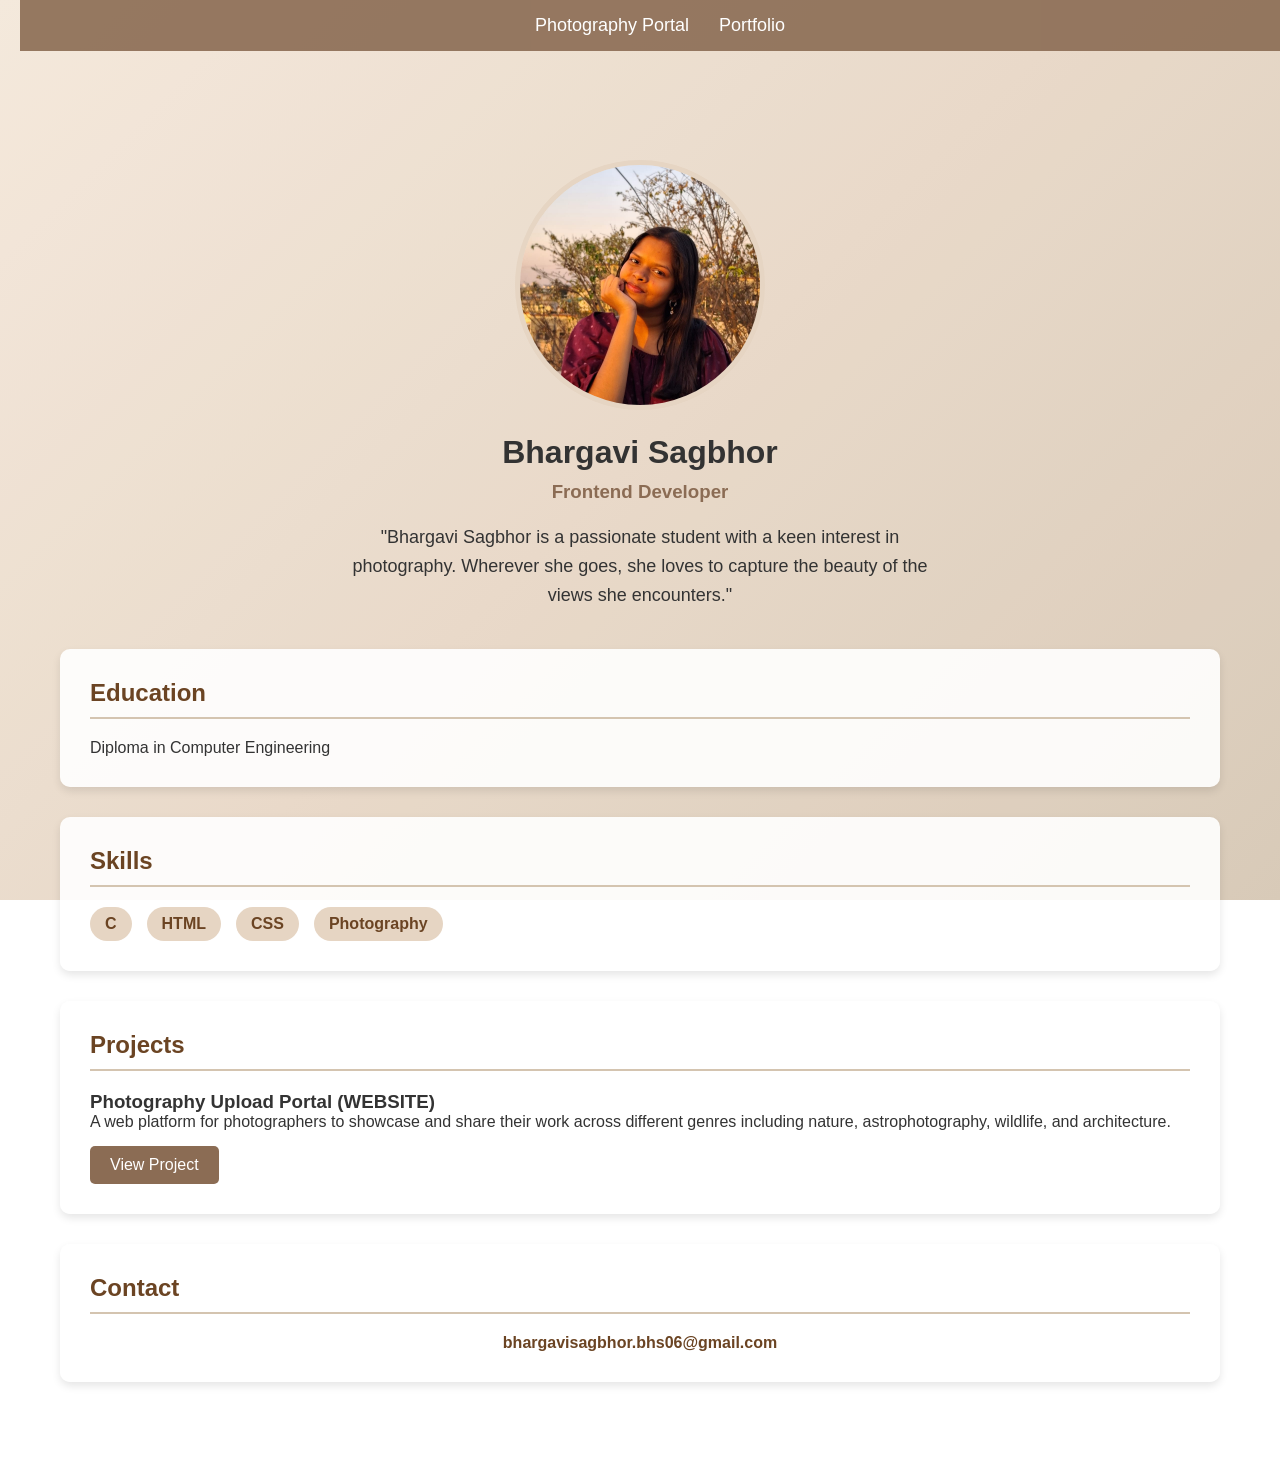
<file: portfolio.html>
<!DOCTYPE html>
<html>
<head>
    <title>Bhargavi Sagbhor - Portfolio</title>
    <link rel="stylesheet" href="styles.css">
    <style>
        .profile-section {
            text-align: center;
            margin: 40px 0;
        }

        .profile-image {
            width: 250px;
            height: 250px;
            border-radius: 50%;
            object-fit: cover;
            border: 5px solid #e6d5c3;
            margin-bottom: 20px;
        }

        .bio {
            max-width: 600px;
            margin: 20px auto;
            line-height: 1.6;
            font-size: 18px;
        }

        .section {
            background-color: rgba(255, 255, 255, 0.9);
            padding: 30px;
            border-radius: 10px;
            margin-bottom: 30px;
            box-shadow: 0 4px 8px rgba(0, 0, 0, 0.1);
        }

        .section h2 {
            color: #6b4423;
            margin-bottom: 20px;
            border-bottom: 2px solid #d4c4b0;
            padding-bottom: 10px;
        }

        .skills-list {
            display: flex;
            gap: 15px;
            flex-wrap: wrap;
            margin-top: 15px;
        }

        .skill-tag {
            background-color: #e6d5c3;
            color: #6b4423;
            padding: 8px 15px;
            border-radius: 20px;
            font-weight: bold;
        }

        .contact-info {
            display: flex;
            align-items: center;
            justify-content: center;
            gap: 30px;
            margin-top: 20px;
        }

        .contact-info a {
            color: #6b4423;
            text-decoration: none;
            font-weight: bold;
        }

        .contact-info a:hover {
            color: #8b6c54;
        }

        .project-link {
            display: inline-block;
            background-color: #8b6c54;
            color: white;
            padding: 10px 20px;
            border-radius: 5px;
            text-decoration: none;
            margin-top: 15px;
            transition: background-color 0.3s;
        }

        .project-link:hover {
            background-color: #6b4423;
        }
    </style>
</head>
<body>
    <div class="overlay">
        <nav>
            <ul>
                <li><a href="index.html">Photography Portal</a></li>
                <li><a href="portfolio.html">Portfolio</a></li>
            </ul>
        </nav>

        <div class="container">
            <div class="profile-section">
                <img src="./portfolio-image.jpg" alt="Bhargavi Sagbhor" class="profile-image">
                <h1>Bhargavi Sagbhor</h1>
                <h3 style="color: #8b6c54; margin: 10px 0;">Frontend Developer</h3>
                <p class="bio">"Bhargavi Sagbhor is a passionate student with a keen interest in photography. Wherever she goes, she loves to capture the beauty of the views she encounters."</p>
            </div>

            <div class="section">
                <h2>Education</h2>
                <p>Diploma in Computer Engineering</p>
            </div>

            <div class="section">
                <h2>Skills</h2>
                <div class="skills-list">
                    <span class="skill-tag">C</span>
                    <span class="skill-tag">HTML</span>
                    <span class="skill-tag">CSS</span>
                    <span class="skill-tag">Photography</span>
                </div>
            </div>

            <div class="section">
                <h2>Projects</h2>
                <h3>Photography Upload Portal (WEBSITE)</h3>
                <p>A web platform for photographers to showcase and share their work across different genres including nature, astrophotography, wildlife, and architecture.</p>
                <a href="index.html" class="project-link">View Project</a>
            </div>

            <div class="section">
                <h2>Contact</h2>
                <div class="contact-info">
                    <a href="mailto:bhargavisagbhor.bhs06@gmail.com">bhargavisagbhor.bhs06@gmail.com</a>
                </div>
            </div>
        </div>
    </div>
</body>
</html>
</file>
<file: styles.css>
* {
    margin: 0;
    padding: 0;
    box-sizing: border-box;
    font-family: Arial, sans-serif;
}

body {
    background: linear-gradient(135deg, #f3e6d8, #e6d5c3, #d4c4b0);
    background-size: cover;
    background-position: center;
    background-attachment: fixed;
    color: #333;
}

.overlay {
    background-color: rgba(255, 255, 255, 0.1);
    min-height: 100vh;
    padding: 20px;
}

nav {
    background-color: rgba(139, 108, 84, 0.9);
    padding: 15px 0;
    position: fixed;
    width: 100%;
    top: 0;
    z-index: 1000;
}

nav ul {
    list-style: none;
    display: flex;
    justify-content: center;
    gap: 30px;
}

nav a {
    color: white;
    text-decoration: none;
    font-size: 18px;
}

nav a:hover {
    color: #f3e6d8;
}

.container {
    max-width: 1200px;
    margin: 80px auto 20px;
    padding: 20px;
}

.categories {
    display: grid;
    grid-template-columns: repeat(auto-fit, minmax(280px, 1fr));
    gap: 30px;
    margin-top: 40px;
}

.category-card {
    background-color: rgba(139, 108, 84, 0.2);
    border-radius: 10px;
    overflow: hidden;
    text-decoration: none;
    color: #333;
    transition: transform 0.3s;
    box-shadow: 0 4px 8px rgba(0, 0, 0, 0.1);
}

.category-card:hover {
    transform: scale(1.03);
}

.category-card img {
    width: 100%;
    height: 200px;
    object-fit: cover;
}

.category-info {
    padding: 20px;
    text-align: center;
}

.category-info h2 {
    color: #6b4423;
    margin-bottom: 10px;
}

.photo-grid {
    display: grid;
    grid-template-columns: repeat(auto-fill, minmax(250px, 1fr));
    gap: 20px;
    margin: 20px 0;
}

.photo-card {
    background-color: rgba(255, 255, 255, 0.9);
    border-radius: 8px;
    overflow: hidden;
    box-shadow: 0 4px 8px rgba(0, 0, 0, 0.1);
}

.photo-card img {
    width: 100%;
    height: 200px;
    object-fit: cover;
}

.photo-info {
    padding: 15px;
}

.photo-info h3 {
    margin-bottom: 5px;
    color: #6b4423;
}

.photographer {
    font-size: 14px;
    color: #8b6c54;
}

.register-form {
    background-color: rgba(255, 255, 255, 0.9);
    max-width: 500px;
    margin: 100px auto;
    padding: 30px;
    border-radius: 10px;
    box-shadow: 0 4px 8px rgba(0, 0, 0, 0.1);
}

.form-group {
    margin-bottom: 20px;
}

.form-group label {
    display: block;
    margin-bottom: 5px;
    color: #6b4423;
}

.form-group input {
    width: 100%;
    padding: 8px;
    border-radius: 5px;
    border: 1px solid #d4c4b0;
}

button {
    background-color: #8b6c54;
    color: white;
    padding: 10px 20px;
    border: none;
    border-radius: 5px;
    cursor: pointer;
    font-weight: bold;
}

button:hover {
    background-color: #6b4423;
}
</file>
